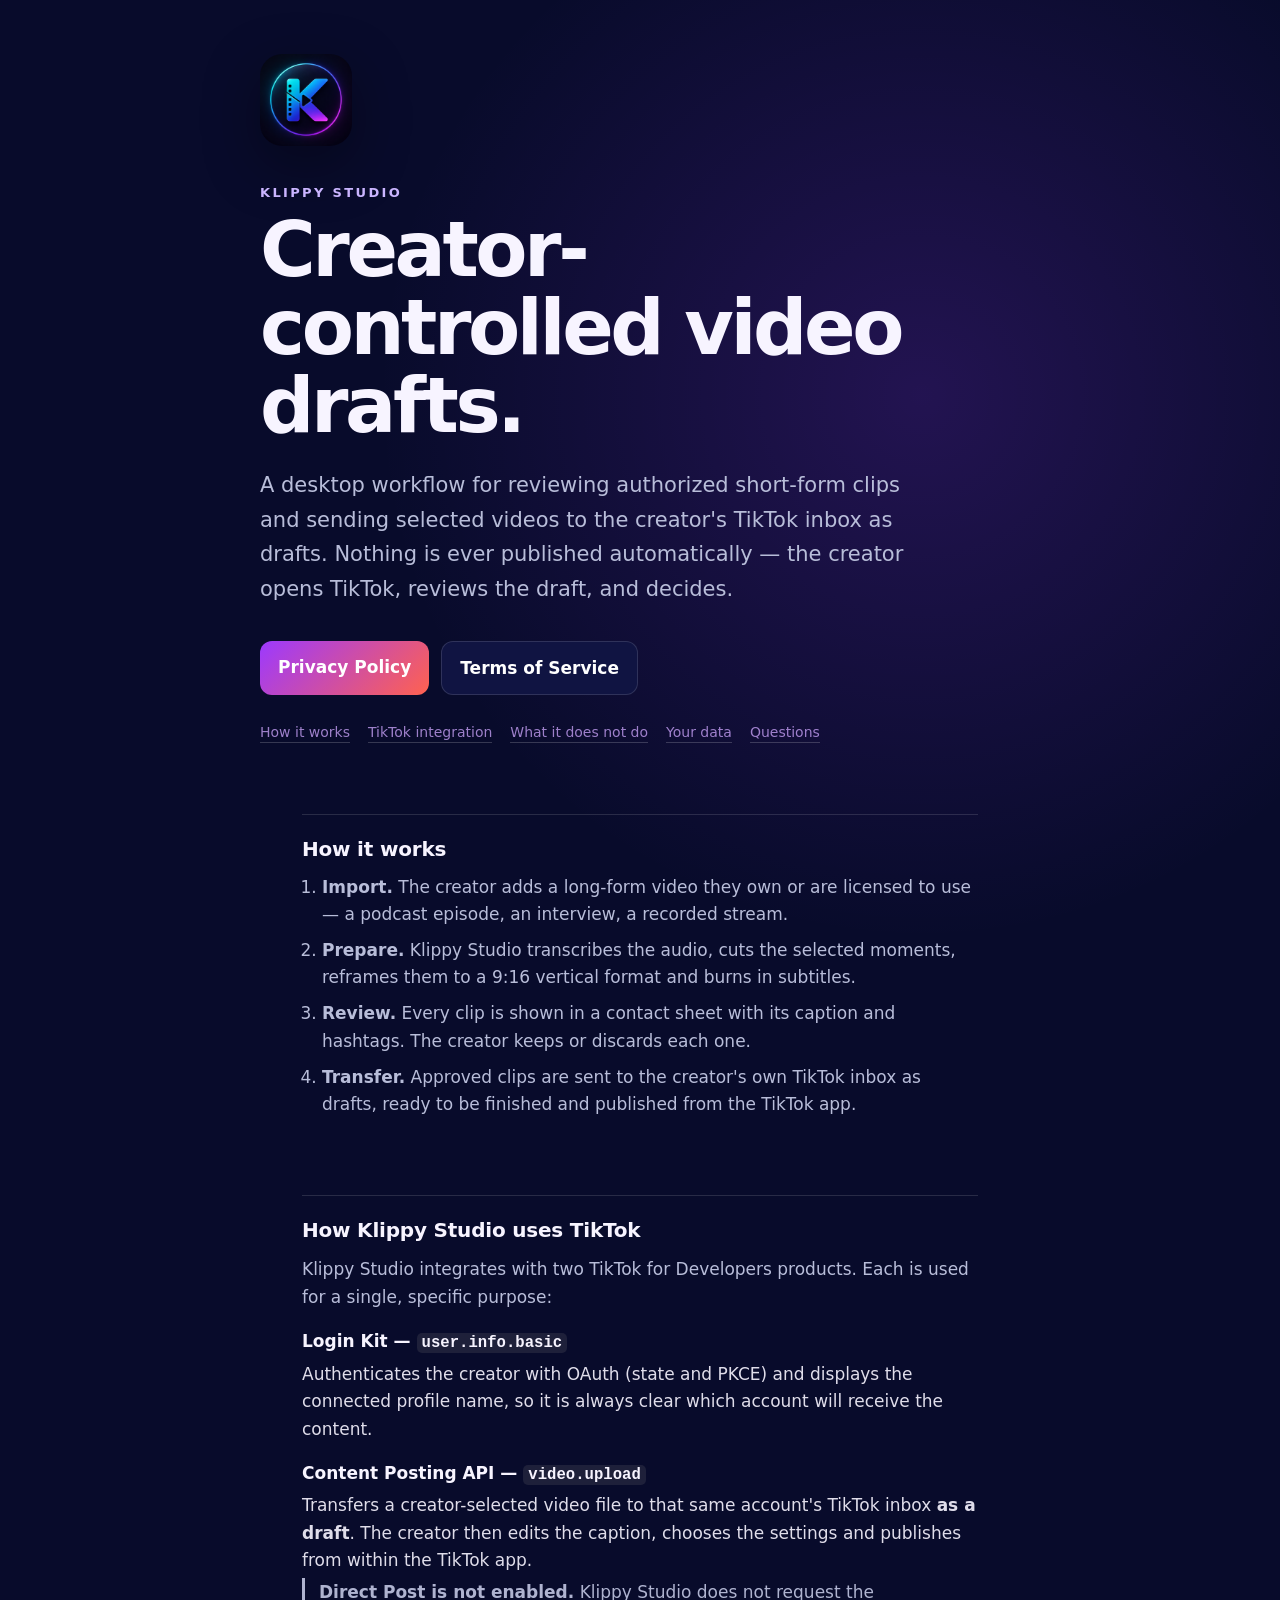
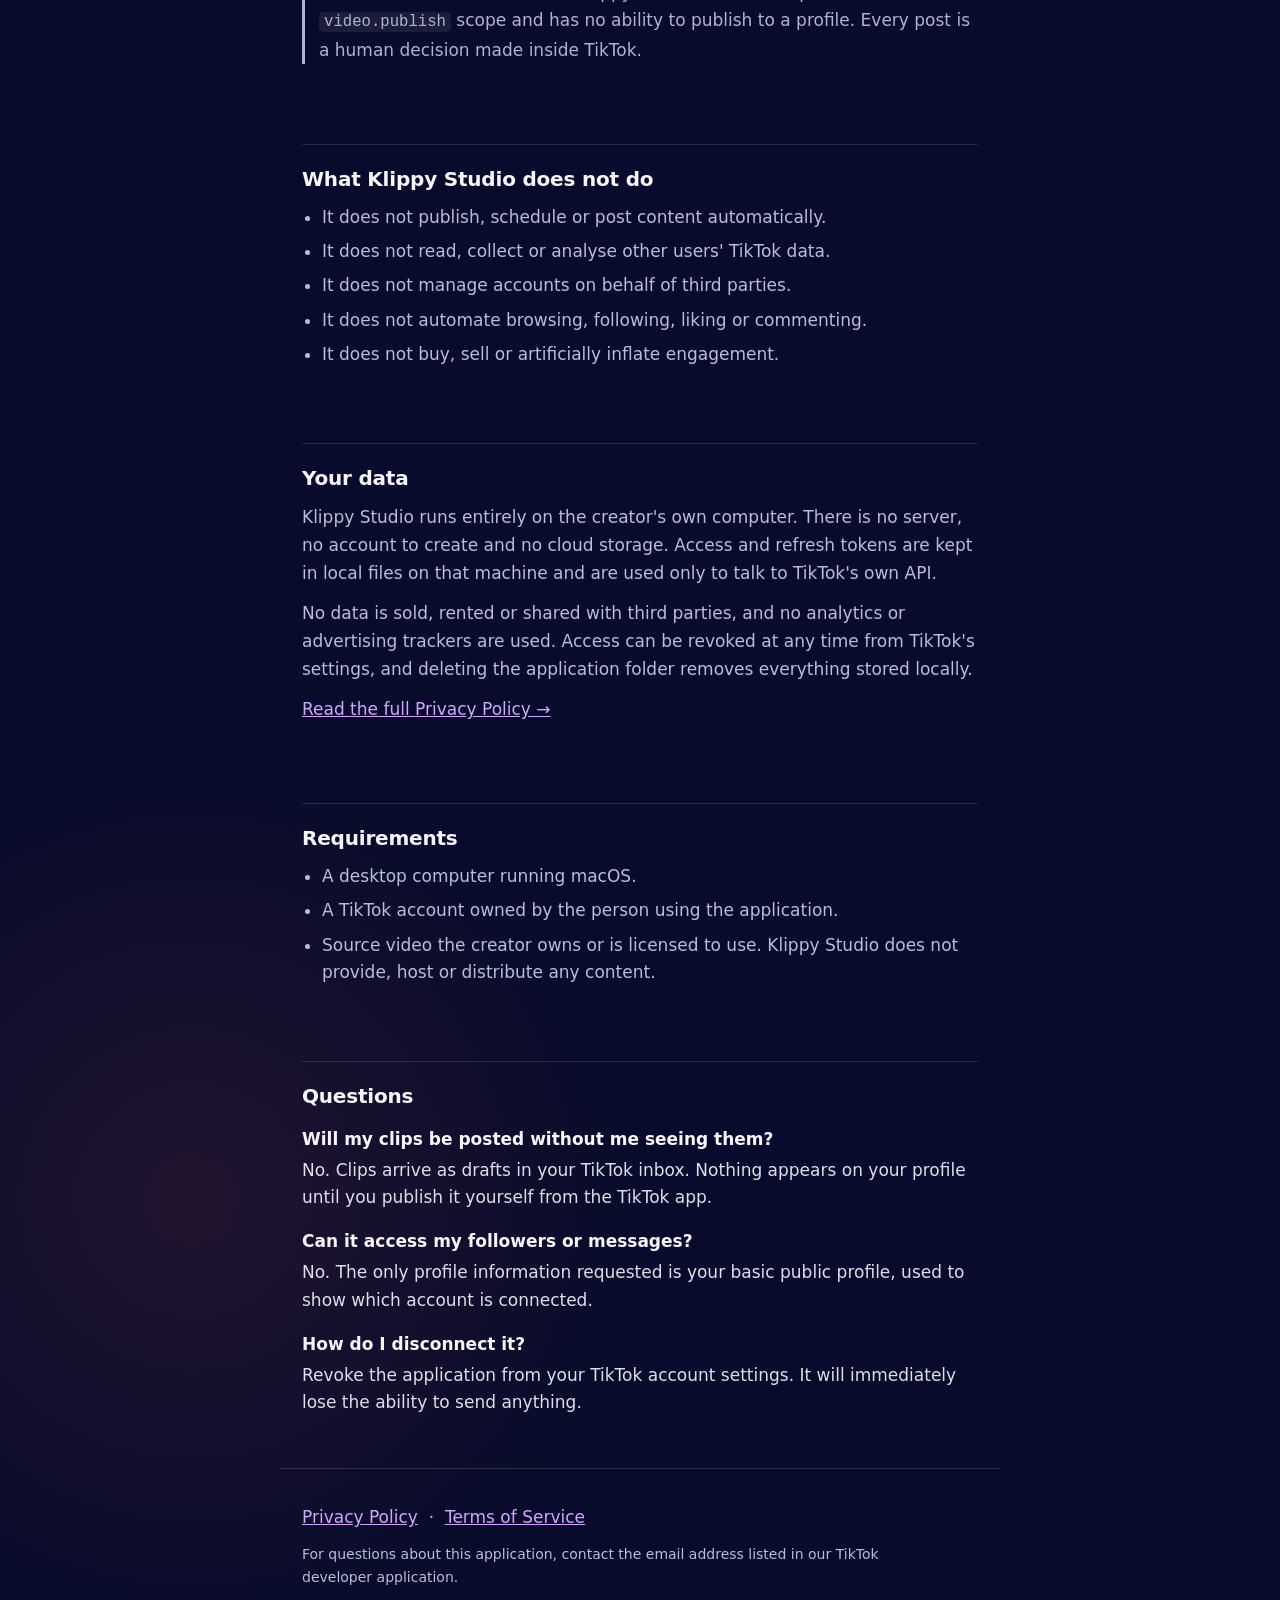
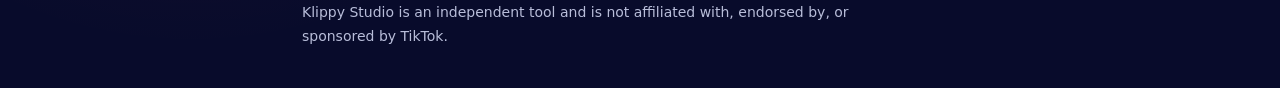
<file: index.html>
<!doctype html>
<html lang="en">
<head>
  <meta charset="utf-8">
  <meta name="viewport" content="width=device-width,initial-scale=1">
  <title>Klippy Studio — creator-controlled video drafts for TikTok</title>
  <meta name="description" content="Klippy Studio is a desktop workflow for reviewing authorized short-form clips and sending selected videos to the creator's own TikTok inbox as drafts. The creator always decides what gets published.">
  <meta name="tiktok-developers-site-verification" content="1nYU2a6rkz5jgS3N9yeqKxzigdpg7mus">
  <!-- tiktok-developers-site-verification=1nYU2a6rkz5jgS3N9yeqKxzigdpg7mus -->
  <link rel="icon" type="image/png" sizes="32x32" href="assets/favicon-32x32.png">
  <link rel="icon" type="image/png" sizes="512x512" href="assets/klippy-icon-512.png">
  <link rel="stylesheet" href="styles.css">
</head>
<body>

  <main class="shell hero">
    <img class="logo" src="assets/klippy-icon-512.png" alt="Klippy Studio icon">
    <p class="eyebrow">KLIPPY STUDIO</p>
    <h1>Creator-controlled video drafts.</h1>
    <p class="lede">A desktop workflow for reviewing authorized short-form clips and sending
      selected videos to the creator's TikTok inbox as drafts. Nothing is ever published
      automatically — the creator opens TikTok, reviews the draft, and decides.</p>
    <nav aria-label="Legal documents">
      <a class="button" href="privacy/">Privacy Policy</a>
      <a class="button secondary" href="terms/">Terms of Service</a>
    </nav>
    <ul class="jump">
      <li><a href="#how">How it works</a></li>
      <li><a href="#tiktok">TikTok integration</a></li>
      <li><a href="#limits">What it does not do</a></li>
      <li><a href="#data">Your data</a></li>
      <li><a href="#faq">Questions</a></li>
    </ul>
  </main>

  <section class="shell block" id="how">
    <h2>How it works</h2>
    <ol class="steps">
      <li><strong>Import.</strong> The creator adds a long-form video they own or are
        licensed to use — a podcast episode, an interview, a recorded stream.</li>
      <li><strong>Prepare.</strong> Klippy Studio transcribes the audio, cuts the selected
        moments, reframes them to a 9:16 vertical format and burns in subtitles.</li>
      <li><strong>Review.</strong> Every clip is shown in a contact sheet with its caption
        and hashtags. The creator keeps or discards each one.</li>
      <li><strong>Transfer.</strong> Approved clips are sent to the creator's own TikTok
        inbox as drafts, ready to be finished and published from the TikTok app.</li>
    </ol>
  </section>

  <section class="shell block" id="tiktok">
    <h2>How Klippy Studio uses TikTok</h2>
    <p>Klippy Studio integrates with two TikTok for Developers products. Each is used for a
      single, specific purpose:</p>
    <dl class="defs">
      <dt>Login Kit — <code>user.info.basic</code></dt>
      <dd>Authenticates the creator with OAuth (state and PKCE) and displays the connected
        profile name, so it is always clear which account will receive the content.</dd>
      <dt>Content Posting API — <code>video.upload</code></dt>
      <dd>Transfers a creator-selected video file to that same account's TikTok inbox
        <strong>as a draft</strong>. The creator then edits the caption, chooses the
        settings and publishes from within the TikTok app.</dd>
    </dl>
    <p class="note"><strong>Direct Post is not enabled.</strong> Klippy Studio does not
      request the <code>video.publish</code> scope and has no ability to publish to a
      profile. Every post is a human decision made inside TikTok.</p>
  </section>

  <section class="shell block" id="limits">
    <h2>What Klippy Studio does not do</h2>
    <ul class="dont">
      <li>It does not publish, schedule or post content automatically.</li>
      <li>It does not read, collect or analyse other users' TikTok data.</li>
      <li>It does not manage accounts on behalf of third parties.</li>
      <li>It does not automate browsing, following, liking or commenting.</li>
      <li>It does not buy, sell or artificially inflate engagement.</li>
    </ul>
  </section>

  <section class="shell block" id="data">
    <h2>Your data</h2>
    <p>Klippy Studio runs entirely on the creator's own computer. There is no server, no
      account to create and no cloud storage. Access and refresh tokens are kept in local
      files on that machine and are used only to talk to TikTok's own API.</p>
    <p>No data is sold, rented or shared with third parties, and no analytics or advertising
      trackers are used. Access can be revoked at any time from TikTok's settings, and
      deleting the application folder removes everything stored locally.</p>
    <p><a href="privacy/">Read the full Privacy Policy →</a></p>
  </section>

  <section class="shell block" id="req">
    <h2>Requirements</h2>
    <ul class="dont">
      <li>A desktop computer running macOS.</li>
      <li>A TikTok account owned by the person using the application.</li>
      <li>Source video the creator owns or is licensed to use. Klippy Studio does not
        provide, host or distribute any content.</li>
    </ul>
  </section>

  <section class="shell block" id="faq">
    <h2>Questions</h2>
    <dl class="defs">
      <dt>Will my clips be posted without me seeing them?</dt>
      <dd>No. Clips arrive as drafts in your TikTok inbox. Nothing appears on your profile
        until you publish it yourself from the TikTok app.</dd>
      <dt>Can it access my followers or messages?</dt>
      <dd>No. The only profile information requested is your basic public profile, used to
        show which account is connected.</dd>
      <dt>How do I disconnect it?</dt>
      <dd>Revoke the application from your TikTok account settings. It will immediately lose
        the ability to send anything.</dd>
    </dl>
  </section>

  <footer class="shell block">
    <p><a href="privacy/">Privacy Policy</a> &nbsp;·&nbsp; <a href="terms/">Terms of Service</a></p>
    <p class="fine">For questions about this application, contact the email address listed in
      our TikTok developer application.</p>
    <p class="fine">Klippy Studio is an independent tool and is not affiliated with, endorsed
      by, or sponsored by TikTok.</p>
  </footer>

</body>
</html>
</file>
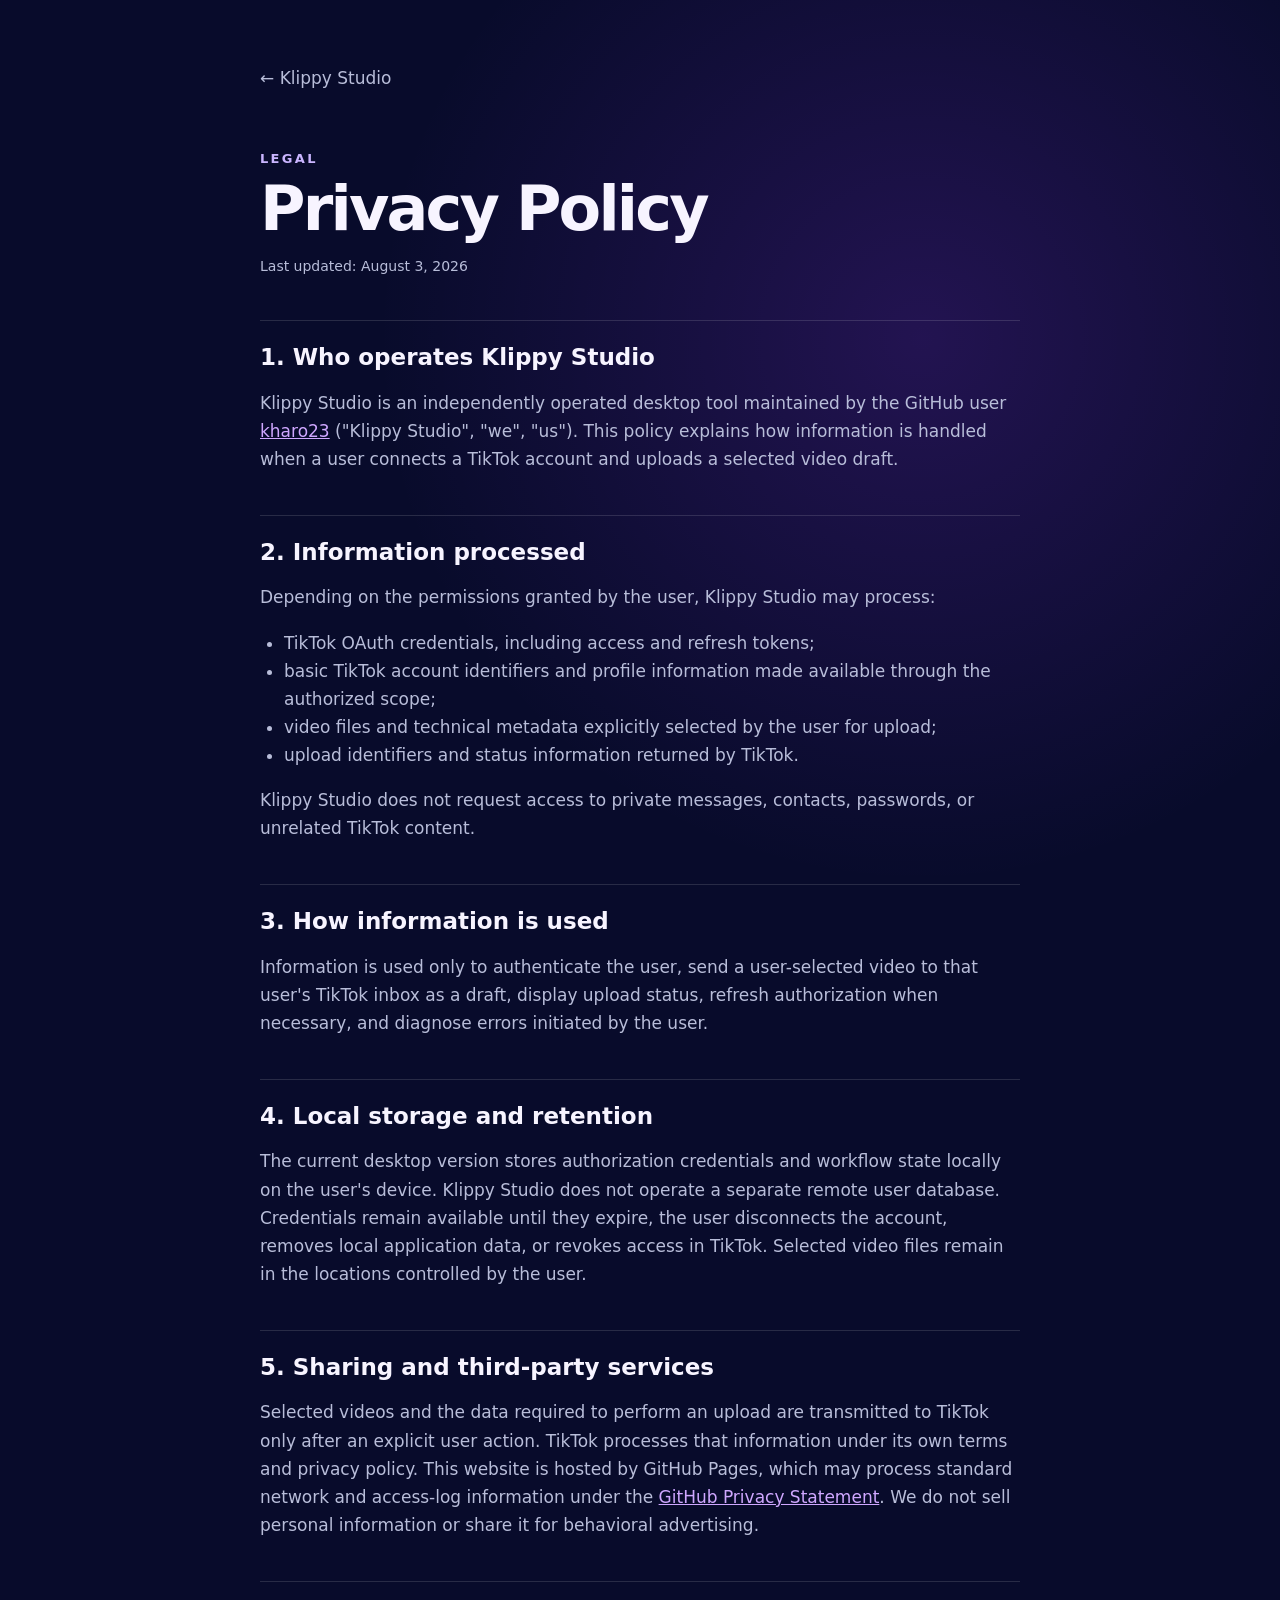
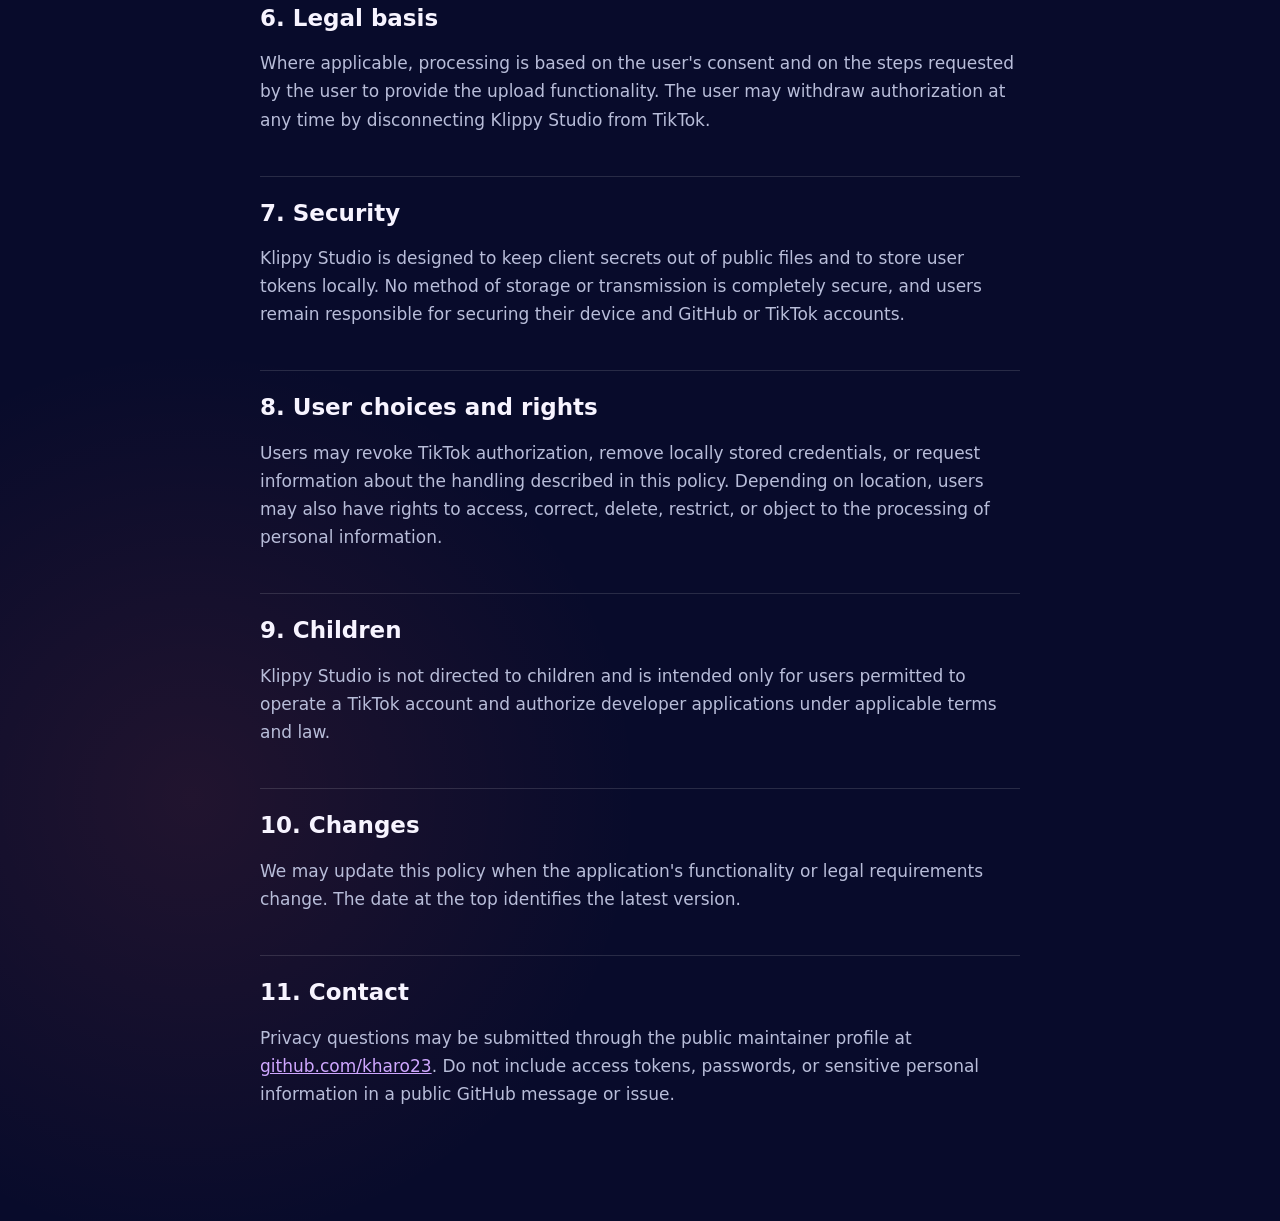
<file: privacy/index.html>
<!doctype html>
<html lang="en">
<head>
  <meta charset="utf-8">
  <meta name="viewport" content="width=device-width,initial-scale=1">
  <title>Privacy Policy — Klippy Studio</title>
  <meta name="description" content="Klippy Studio Privacy Policy">
  <link rel="icon" type="image/png" sizes="32x32" href="../assets/favicon-32x32.png">
  <link rel="icon" type="image/png" sizes="512x512" href="../assets/klippy-icon-512.png">
  <link rel="stylesheet" href="../styles.css">
</head>
<body>
  <main class="shell document">
    <a class="back" href="../">← Klippy Studio</a>
    <p class="eyebrow">LEGAL</p>
    <h1>Privacy Policy</h1>
    <p class="updated">Last updated: August 3, 2026</p>

    <h2>1. Who operates Klippy Studio</h2>
    <p>Klippy Studio is an independently operated desktop tool maintained by the GitHub user <a href="https://github.com/kharo23">kharo23</a> ("Klippy Studio", "we", "us"). This policy explains how information is handled when a user connects a TikTok account and uploads a selected video draft.</p>

    <h2>2. Information processed</h2>
    <p>Depending on the permissions granted by the user, Klippy Studio may process:</p>
    <ul>
      <li>TikTok OAuth credentials, including access and refresh tokens;</li>
      <li>basic TikTok account identifiers and profile information made available through the authorized scope;</li>
      <li>video files and technical metadata explicitly selected by the user for upload;</li>
      <li>upload identifiers and status information returned by TikTok.</li>
    </ul>
    <p>Klippy Studio does not request access to private messages, contacts, passwords, or unrelated TikTok content.</p>

    <h2>3. How information is used</h2>
    <p>Information is used only to authenticate the user, send a user-selected video to that user's TikTok inbox as a draft, display upload status, refresh authorization when necessary, and diagnose errors initiated by the user.</p>

    <h2>4. Local storage and retention</h2>
    <p>The current desktop version stores authorization credentials and workflow state locally on the user's device. Klippy Studio does not operate a separate remote user database. Credentials remain available until they expire, the user disconnects the account, removes local application data, or revokes access in TikTok. Selected video files remain in the locations controlled by the user.</p>

    <h2>5. Sharing and third-party services</h2>
    <p>Selected videos and the data required to perform an upload are transmitted to TikTok only after an explicit user action. TikTok processes that information under its own terms and privacy policy. This website is hosted by GitHub Pages, which may process standard network and access-log information under the <a href="https://docs.github.com/en/site-policy/privacy-policies/github-general-privacy-statement">GitHub Privacy Statement</a>. We do not sell personal information or share it for behavioral advertising.</p>

    <h2>6. Legal basis</h2>
    <p>Where applicable, processing is based on the user's consent and on the steps requested by the user to provide the upload functionality. The user may withdraw authorization at any time by disconnecting Klippy Studio from TikTok.</p>

    <h2>7. Security</h2>
    <p>Klippy Studio is designed to keep client secrets out of public files and to store user tokens locally. No method of storage or transmission is completely secure, and users remain responsible for securing their device and GitHub or TikTok accounts.</p>

    <h2>8. User choices and rights</h2>
    <p>Users may revoke TikTok authorization, remove locally stored credentials, or request information about the handling described in this policy. Depending on location, users may also have rights to access, correct, delete, restrict, or object to the processing of personal information.</p>

    <h2>9. Children</h2>
    <p>Klippy Studio is not directed to children and is intended only for users permitted to operate a TikTok account and authorize developer applications under applicable terms and law.</p>

    <h2>10. Changes</h2>
    <p>We may update this policy when the application's functionality or legal requirements change. The date at the top identifies the latest version.</p>

    <h2>11. Contact</h2>
    <p>Privacy questions may be submitted through the public maintainer profile at <a href="https://github.com/kharo23">github.com/kharo23</a>. Do not include access tokens, passwords, or sensitive personal information in a public GitHub message or issue.</p>
  </main>
</body>
</html>
</file>
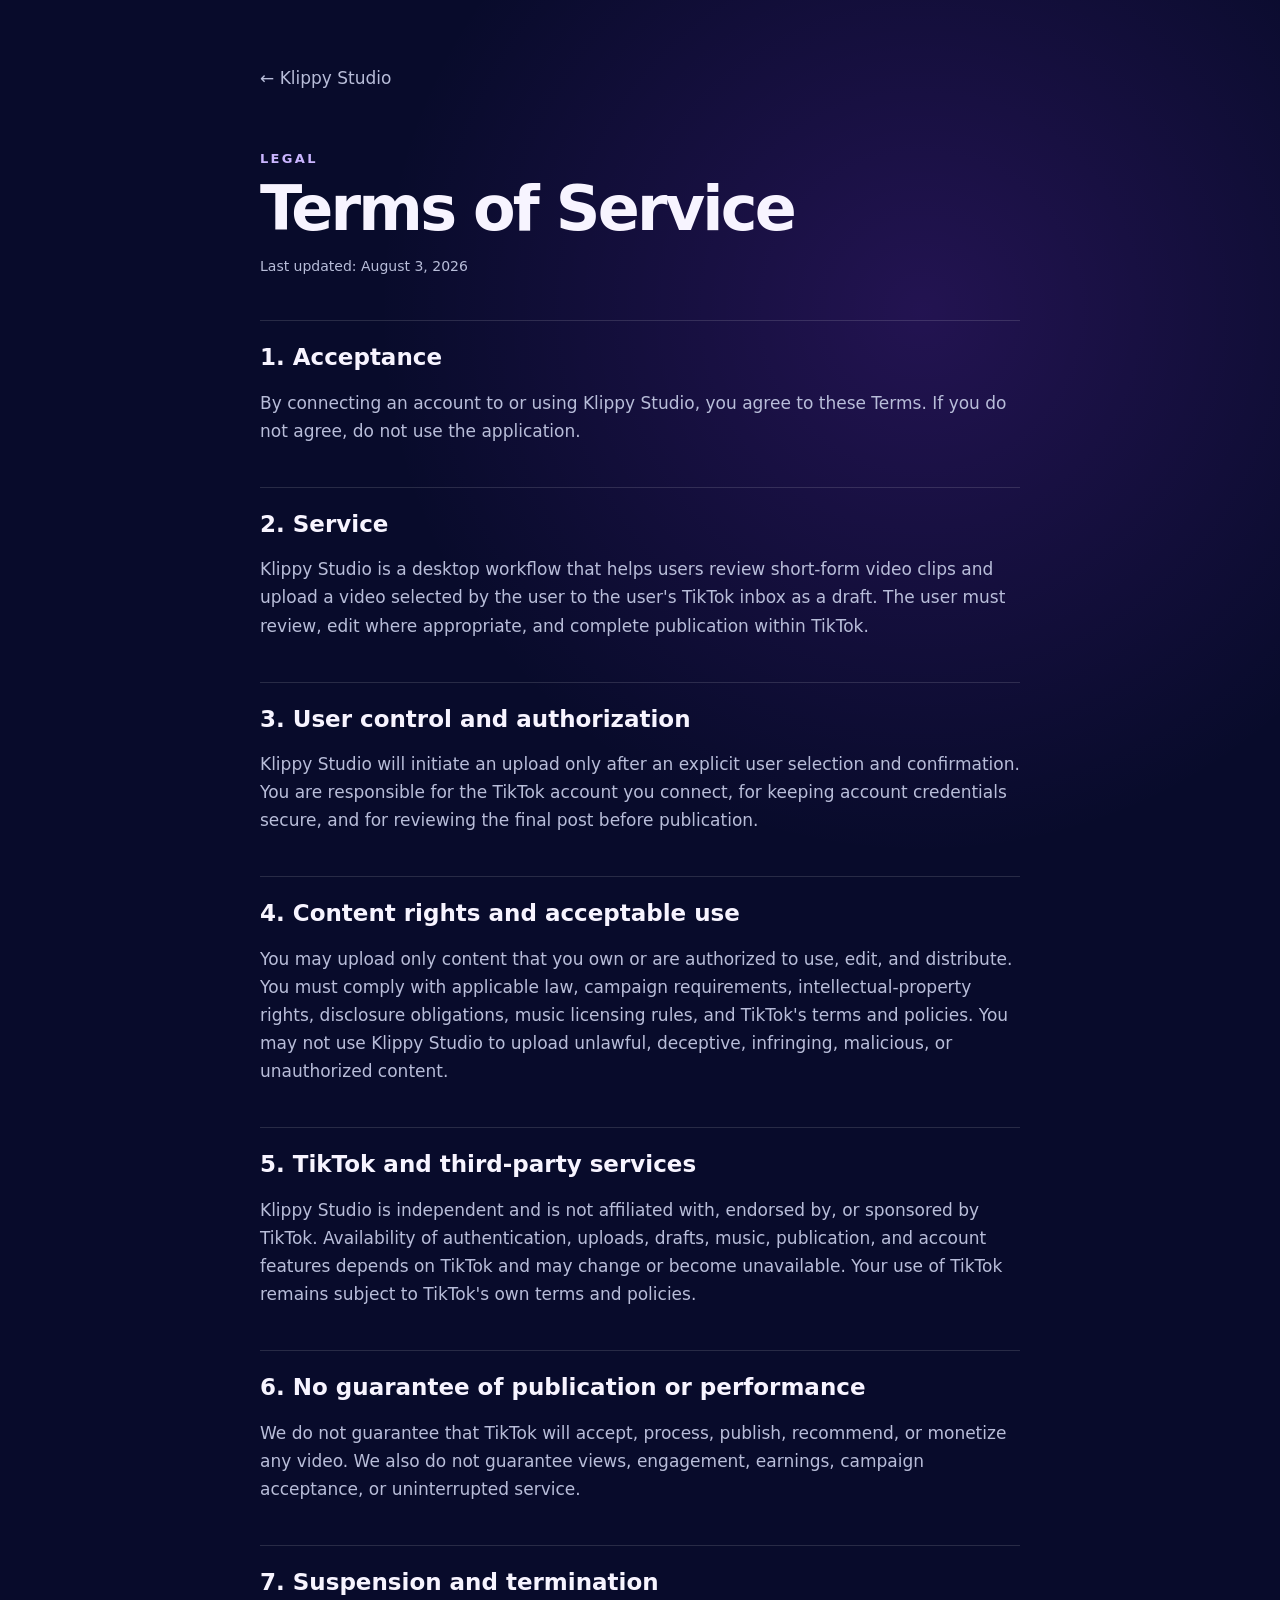
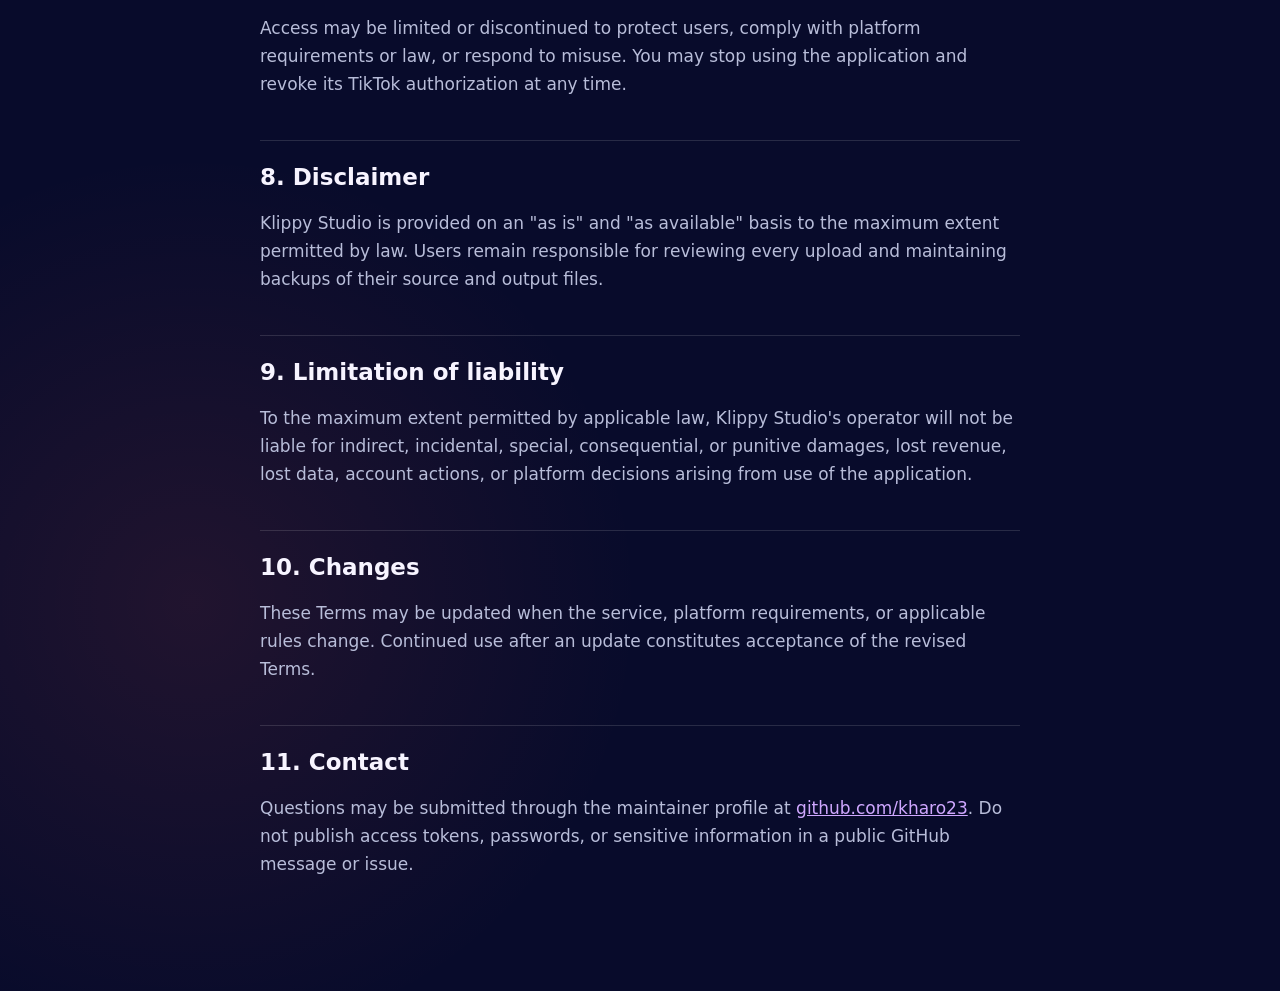
<file: terms/index.html>
<!doctype html>
<html lang="en">
<head>
  <meta charset="utf-8">
  <meta name="viewport" content="width=device-width,initial-scale=1">
  <title>Terms of Service — Klippy Studio</title>
  <meta name="description" content="Klippy Studio Terms of Service">
  <link rel="icon" type="image/png" sizes="32x32" href="../assets/favicon-32x32.png">
  <link rel="icon" type="image/png" sizes="512x512" href="../assets/klippy-icon-512.png">
  <link rel="stylesheet" href="../styles.css">
</head>
<body>
  <main class="shell document">
    <a class="back" href="../">← Klippy Studio</a>
    <p class="eyebrow">LEGAL</p>
    <h1>Terms of Service</h1>
    <p class="updated">Last updated: August 3, 2026</p>

    <h2>1. Acceptance</h2>
    <p>By connecting an account to or using Klippy Studio, you agree to these Terms. If you do not agree, do not use the application.</p>

    <h2>2. Service</h2>
    <p>Klippy Studio is a desktop workflow that helps users review short-form video clips and upload a video selected by the user to the user's TikTok inbox as a draft. The user must review, edit where appropriate, and complete publication within TikTok.</p>

    <h2>3. User control and authorization</h2>
    <p>Klippy Studio will initiate an upload only after an explicit user selection and confirmation. You are responsible for the TikTok account you connect, for keeping account credentials secure, and for reviewing the final post before publication.</p>

    <h2>4. Content rights and acceptable use</h2>
    <p>You may upload only content that you own or are authorized to use, edit, and distribute. You must comply with applicable law, campaign requirements, intellectual-property rights, disclosure obligations, music licensing rules, and TikTok's terms and policies. You may not use Klippy Studio to upload unlawful, deceptive, infringing, malicious, or unauthorized content.</p>

    <h2>5. TikTok and third-party services</h2>
    <p>Klippy Studio is independent and is not affiliated with, endorsed by, or sponsored by TikTok. Availability of authentication, uploads, drafts, music, publication, and account features depends on TikTok and may change or become unavailable. Your use of TikTok remains subject to TikTok's own terms and policies.</p>

    <h2>6. No guarantee of publication or performance</h2>
    <p>We do not guarantee that TikTok will accept, process, publish, recommend, or monetize any video. We also do not guarantee views, engagement, earnings, campaign acceptance, or uninterrupted service.</p>

    <h2>7. Suspension and termination</h2>
    <p>Access may be limited or discontinued to protect users, comply with platform requirements or law, or respond to misuse. You may stop using the application and revoke its TikTok authorization at any time.</p>

    <h2>8. Disclaimer</h2>
    <p>Klippy Studio is provided on an "as is" and "as available" basis to the maximum extent permitted by law. Users remain responsible for reviewing every upload and maintaining backups of their source and output files.</p>

    <h2>9. Limitation of liability</h2>
    <p>To the maximum extent permitted by applicable law, Klippy Studio's operator will not be liable for indirect, incidental, special, consequential, or punitive damages, lost revenue, lost data, account actions, or platform decisions arising from use of the application.</p>

    <h2>10. Changes</h2>
    <p>These Terms may be updated when the service, platform requirements, or applicable rules change. Continued use after an update constitutes acceptance of the revised Terms.</p>

    <h2>11. Contact</h2>
    <p>Questions may be submitted through the maintainer profile at <a href="https://github.com/kharo23">github.com/kharo23</a>. Do not publish access tokens, passwords, or sensitive information in a public GitHub message or issue.</p>
  </main>
</body>
</html>
</file>
<file: styles.css>
:root {
  color-scheme: dark;
  --bg: #080b2b;
  --panel: #101442;
  --ink: #f7f4ff;
  --muted: #b8bdd9;
  --violet: #9c39ff;
  --coral: #ff624f;
  --line: rgba(255, 255, 255, .13);
}

* { box-sizing: border-box; }

body {
  margin: 0;
  min-height: 100vh;
  background:
    radial-gradient(circle at 72% 12%, rgba(156, 57, 255, .18), transparent 34rem),
    radial-gradient(circle at 15% 85%, rgba(255, 98, 79, .10), transparent 28rem),
    var(--bg);
  color: var(--ink);
  font: 17px/1.65 Inter, ui-sans-serif, system-ui, -apple-system, BlinkMacSystemFont, "Segoe UI", sans-serif;
}

a { color: #cfa7ff; }
a:hover { color: #fff; }

.shell {
  width: min(760px, calc(100% - 40px));
  margin: 0 auto;
}

.hero { padding: 6vh 0 4vh; }

/* Indice delle sezioni nella hero: rende visibile che il sito ha contenuto
   anche senza scorrere. Serve al requisito "fully developed website": se la
   prima schermata sembra una landing page, viene giudicata tale. */
.jump{display:flex;flex-wrap:wrap;gap:8px 18px;margin:26px 0 0;padding:0;list-style:none;font-size:14px}
.jump a{opacity:.75;text-decoration:none;border-bottom:1px solid rgba(255,255,255,.25);padding-bottom:2px}
.jump a:hover{opacity:1}
.document { padding: 64px 0 96px; }

.logo {
  width: 92px;
  height: 92px;
  border-radius: 22px;
  box-shadow: 0 18px 55px rgba(0, 0, 0, .35);
}

.eyebrow {
  margin: 28px 0 8px;
  color: #cab5ff;
  font-size: 13px;
  font-weight: 800;
  letter-spacing: .18em;
}

h1 {
  margin: 0;
  max-width: 690px;
  font-size: clamp(42px, 8vw, 76px);
  line-height: 1.02;
  letter-spacing: -.045em;
}

.document h1 { font-size: clamp(40px, 7vw, 62px); }

h2 {
  margin: 42px 0 8px;
  padding-top: 22px;
  border-top: 1px solid var(--line);
  font-size: 23px;
  line-height: 1.25;
}

p, li { color: var(--muted); }
.lede { max-width: 650px; margin: 24px 0 34px; font-size: 21px; }
.updated, .fine { font-size: 14px; }
.fine { margin-top: 44px; max-width: 600px; }

nav { display: flex; flex-wrap: wrap; gap: 12px; }

.button {
  display: inline-block;
  padding: 12px 18px;
  border-radius: 12px;
  background: linear-gradient(135deg, var(--violet), var(--coral));
  color: white;
  font-weight: 750;
  text-decoration: none;
}

.button.secondary {
  border: 1px solid var(--line);
  background: var(--panel);
}

.back {
  display: inline-block;
  margin-bottom: 28px;
  color: var(--muted);
  text-decoration: none;
}

ul { padding-left: 24px; }

@media (max-width: 560px) {
  body { font-size: 16px; }
  .hero { padding-top: 8vh; }
  .document { padding-top: 36px; }
}

/* --- sezioni di contenuto (aggiunte per soddisfare il requisito TikTok
       "fully developed website", che vieta le landing page) --- */
.block{max-width:720px;margin:0 auto;padding:34px 22px;text-align:left}
.block h2{font-size:20px;margin:0 0 12px;letter-spacing:-.01em}
.block p{margin:0 0 12px;line-height:1.65}
.steps{margin:0;padding-left:20px}
.steps li{margin:9px 0;line-height:1.6}
.defs{margin:0}
.defs dt{font-weight:700;margin:16px 0 4px}
.defs dd{margin:0 0 4px;line-height:1.6;opacity:.9}
.dont{margin:0;padding-left:20px}
.dont li{margin:7px 0;line-height:1.6}
.note{border-left:3px solid currentColor;padding-left:14px;opacity:.95}
code{font-size:.92em;padding:1px 5px;border-radius:5px;background:rgba(127,127,127,.18)}
footer.block{border-top:1px solid rgba(127,127,127,.28);margin-top:14px}
</file>
